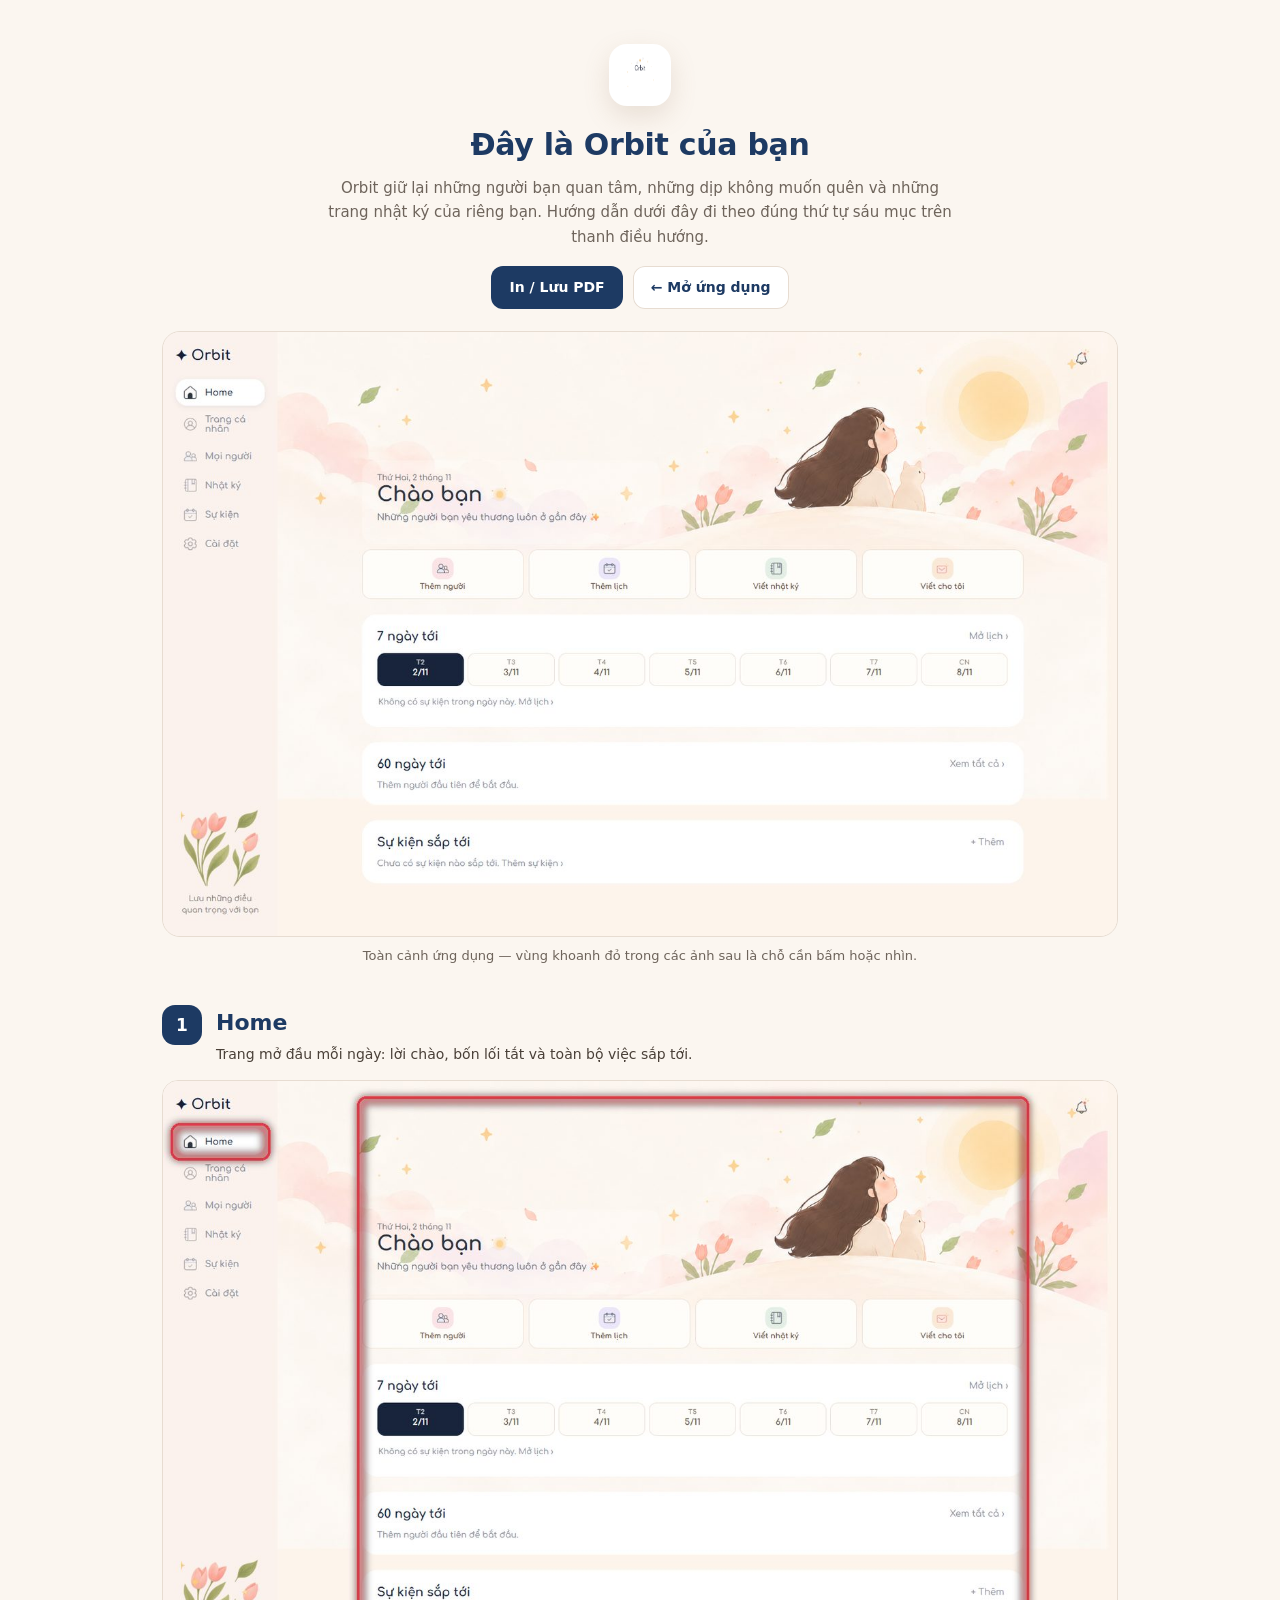
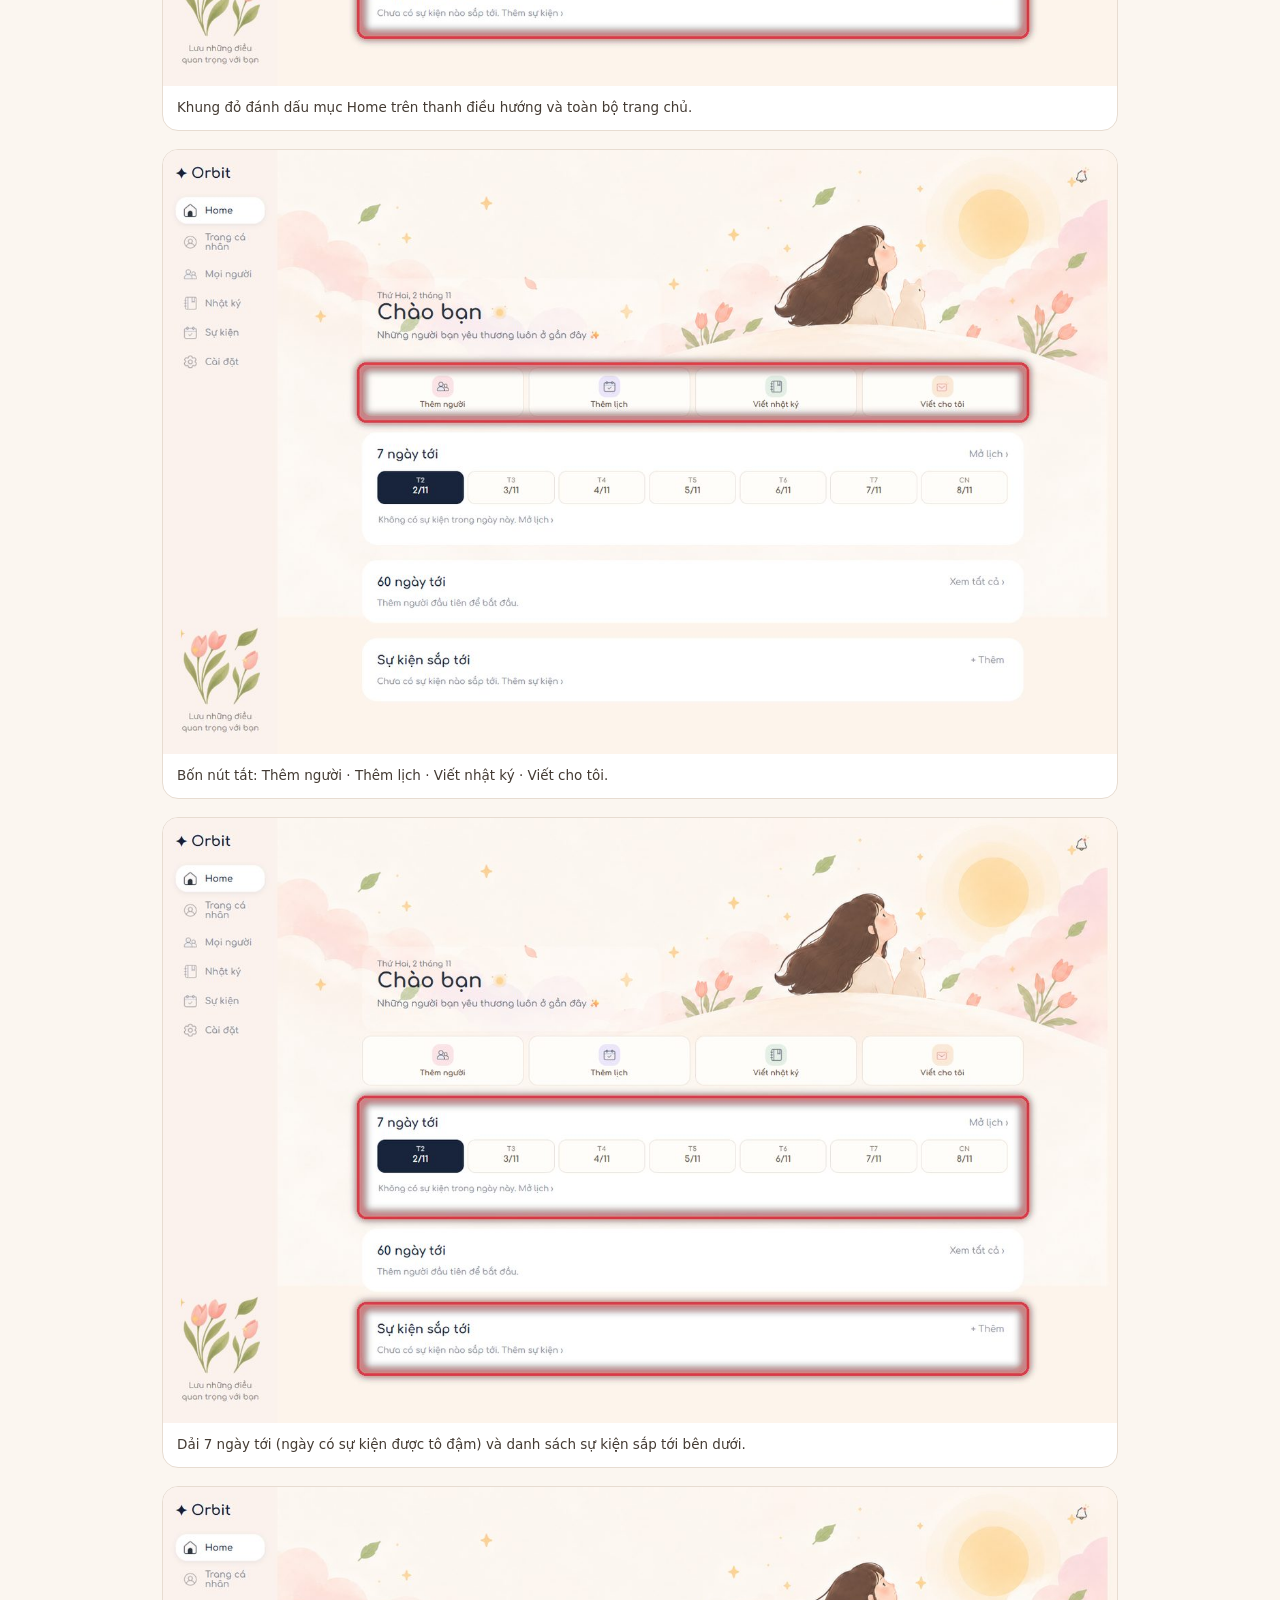
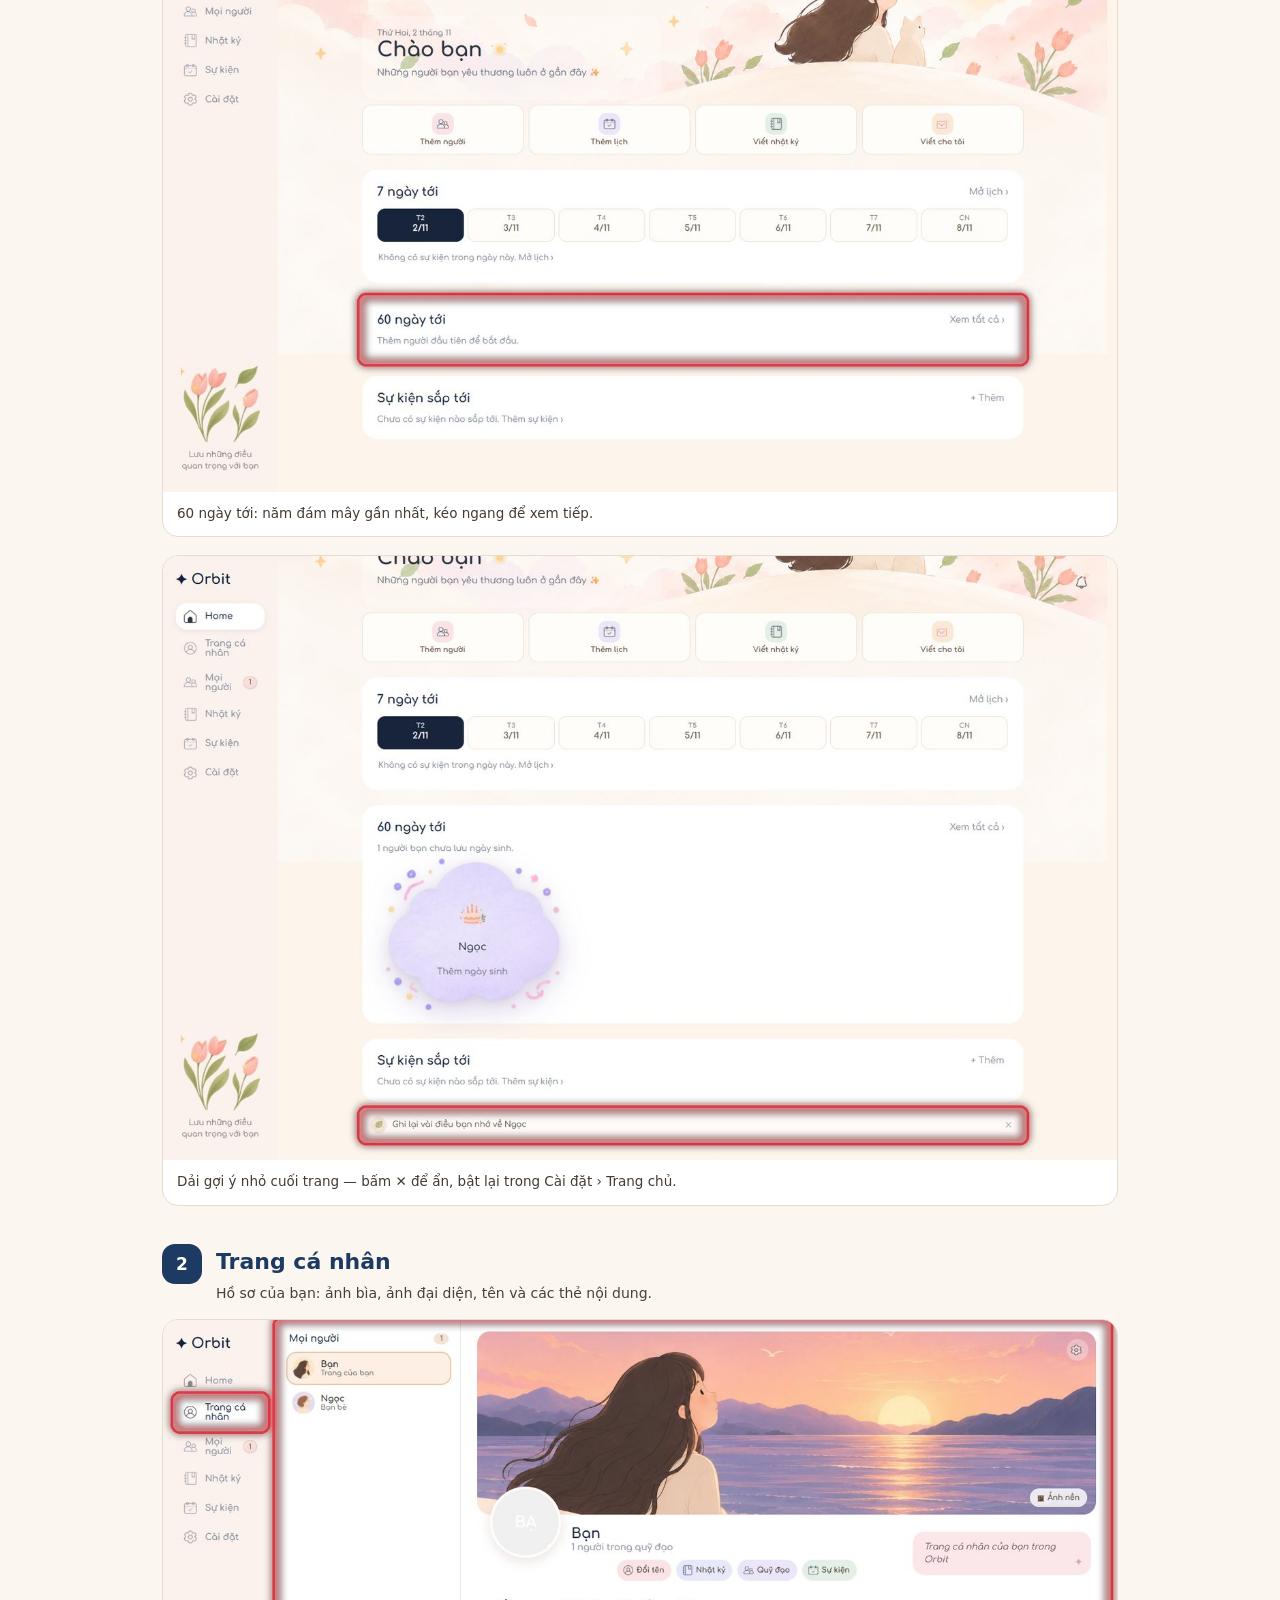
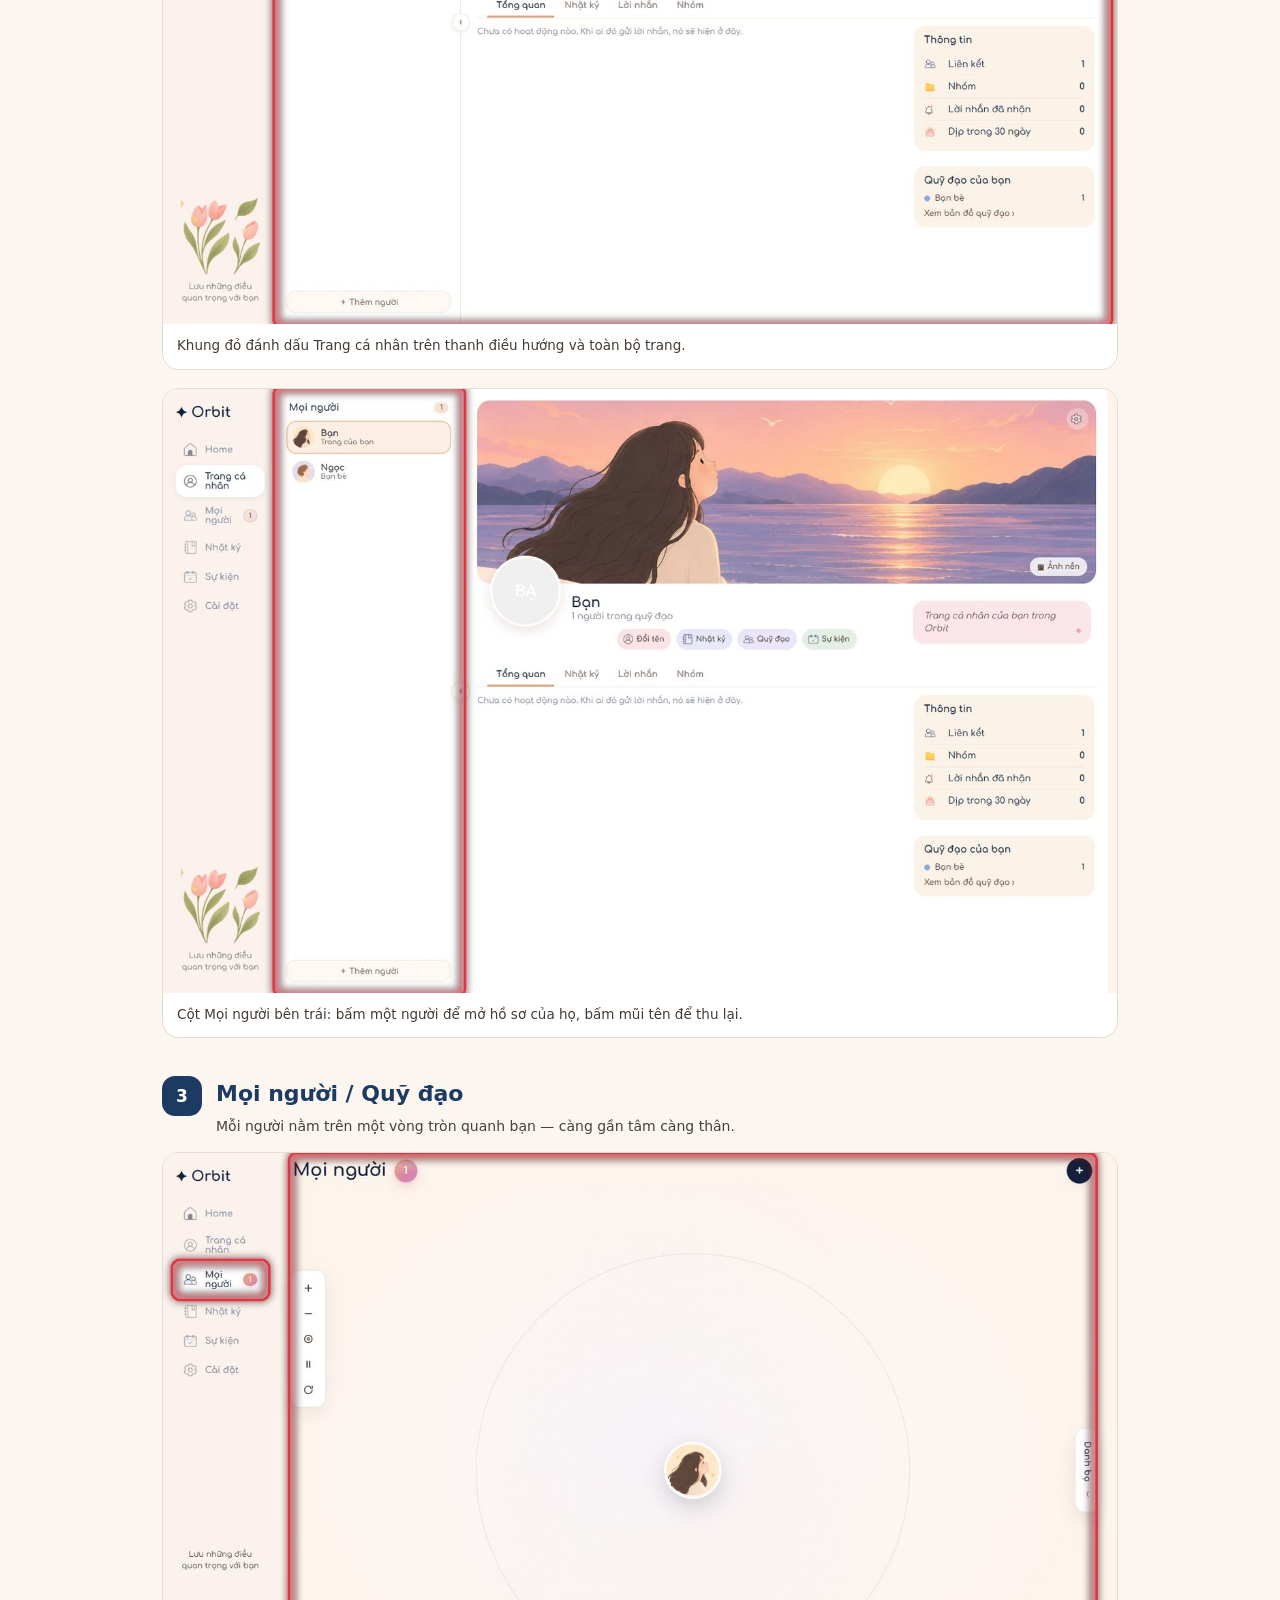
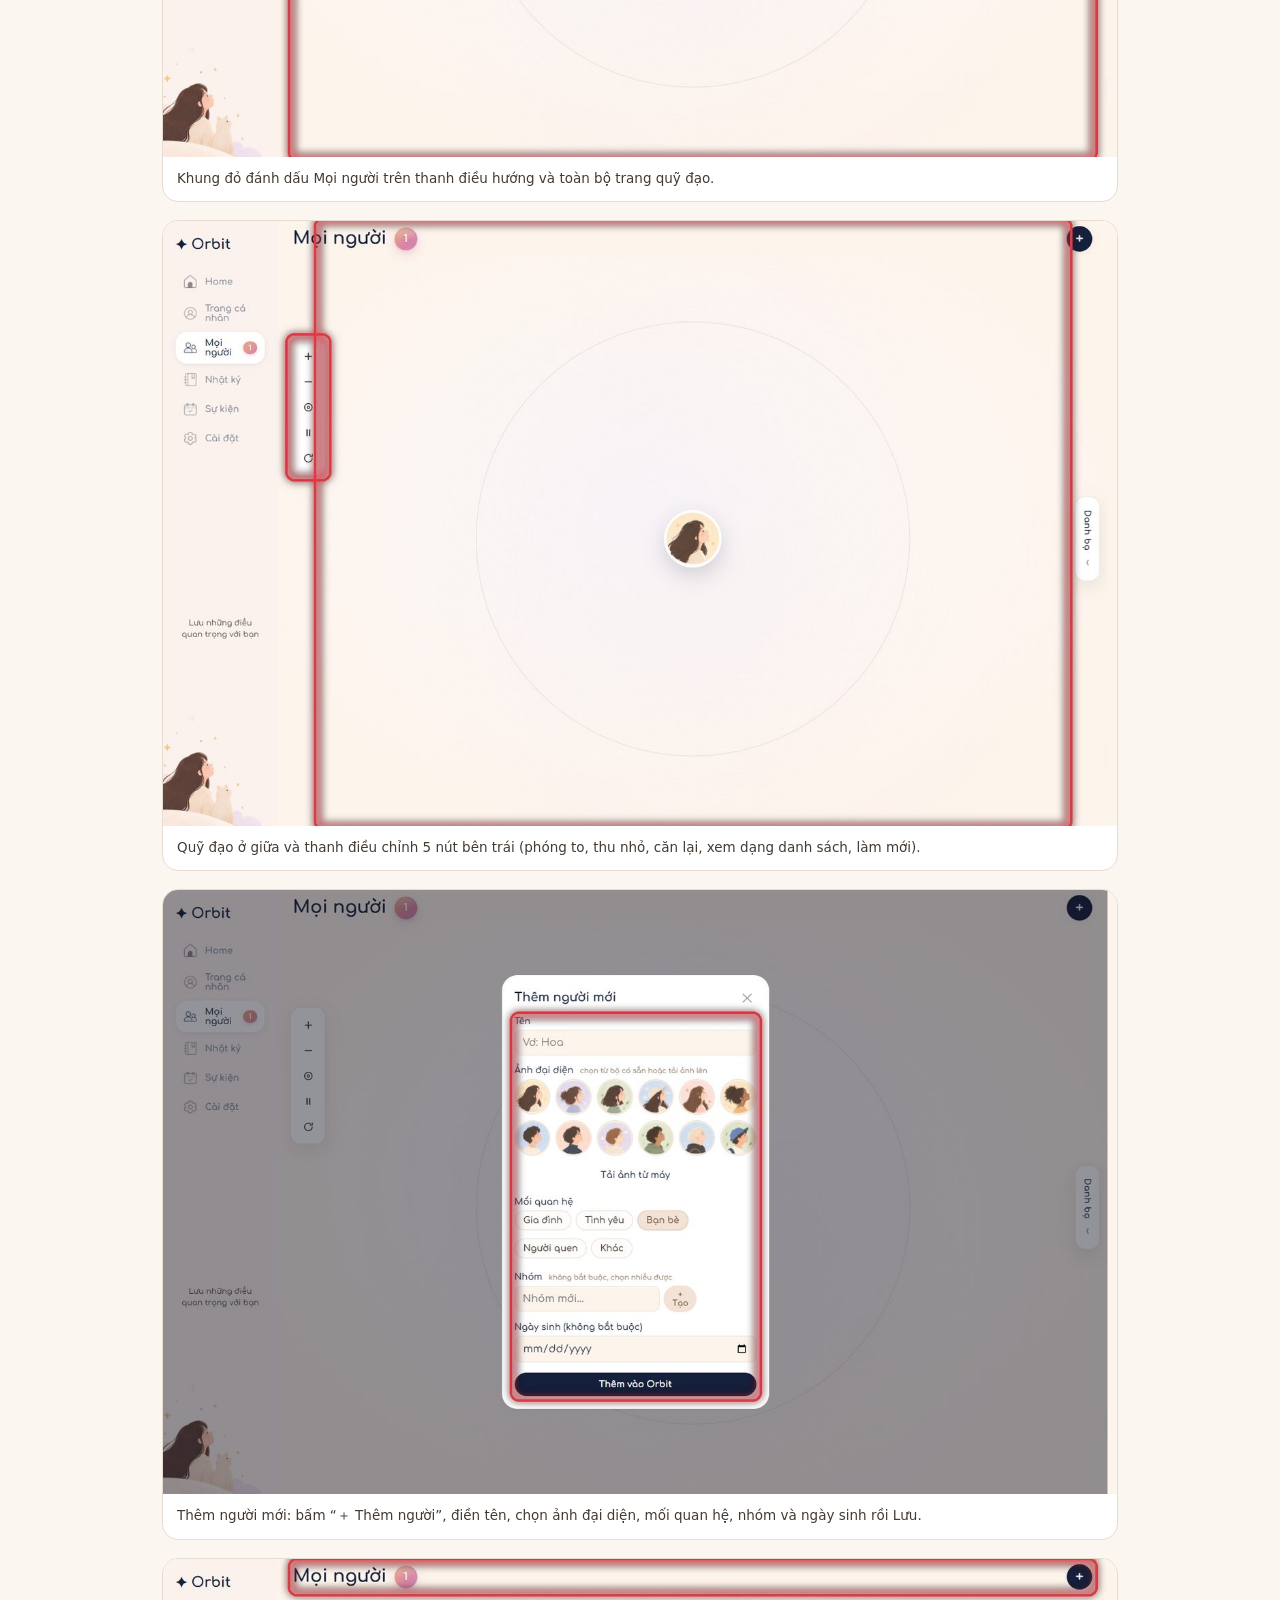
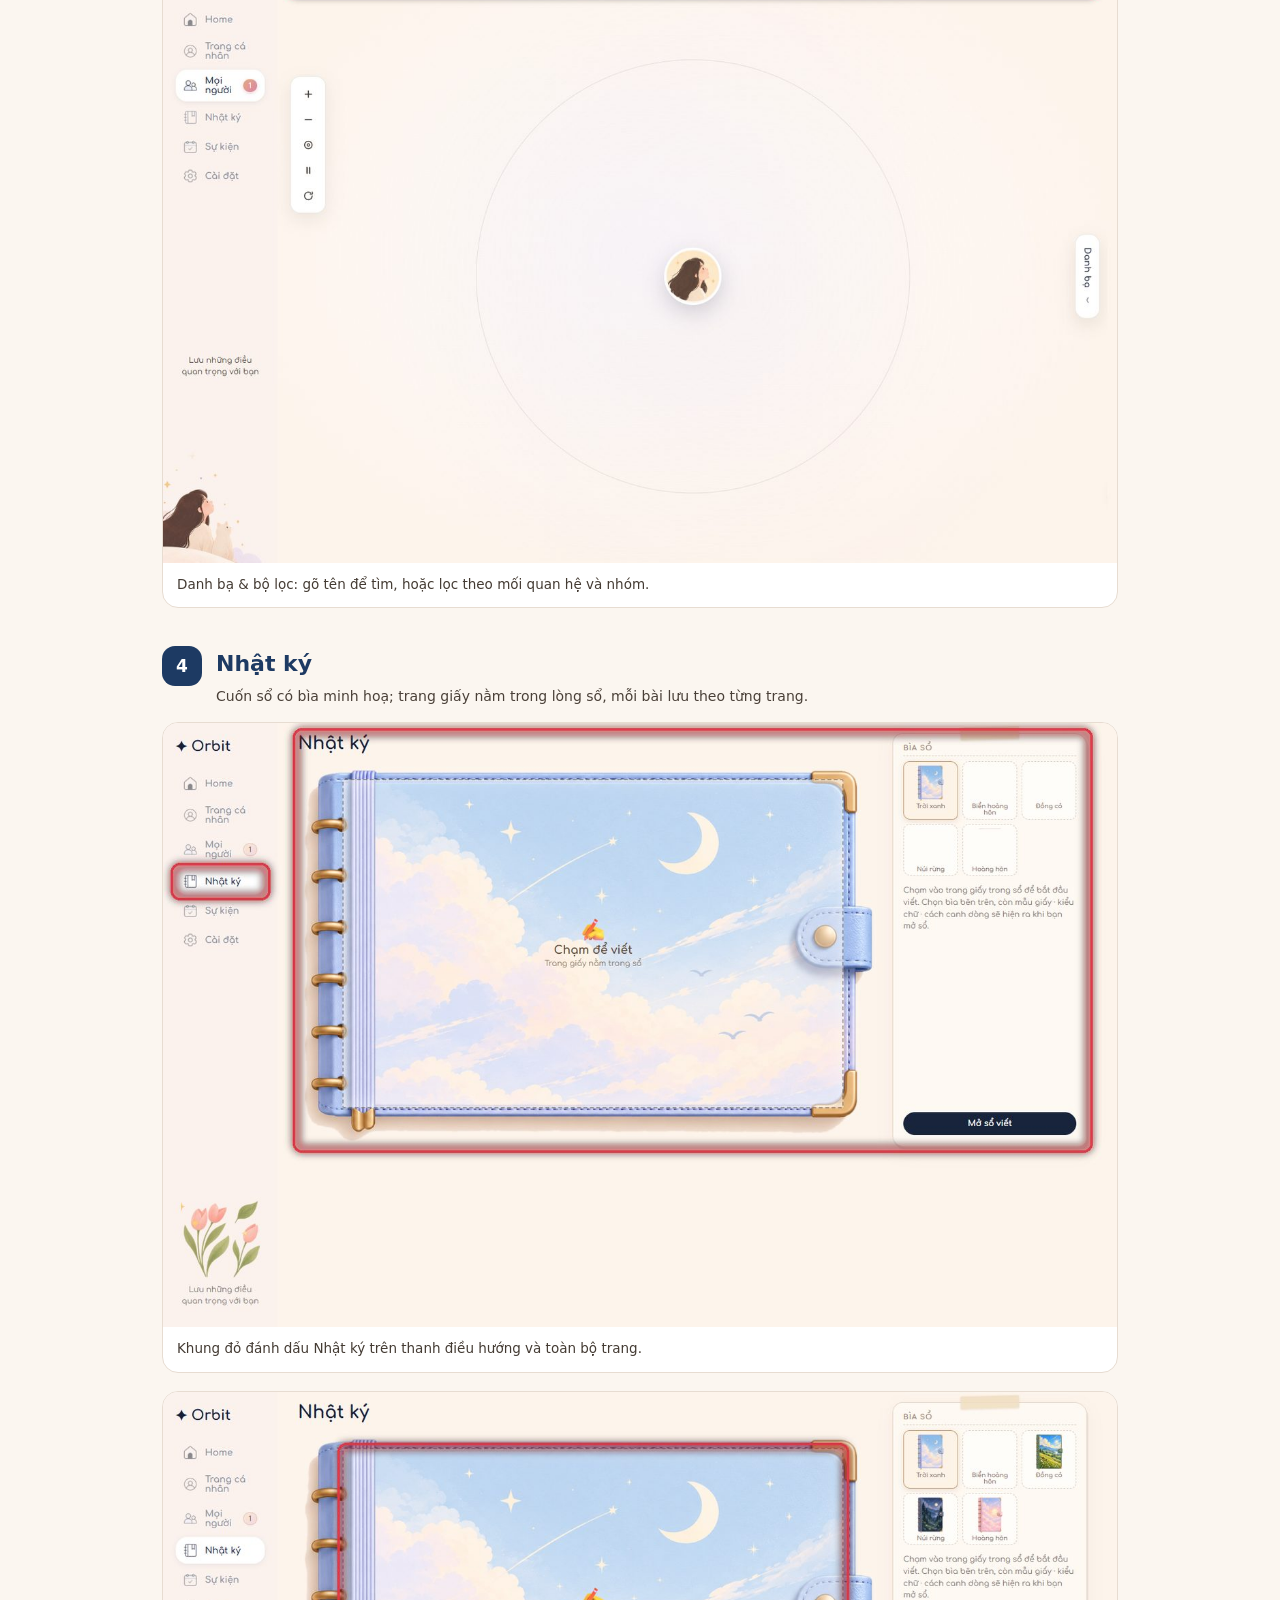
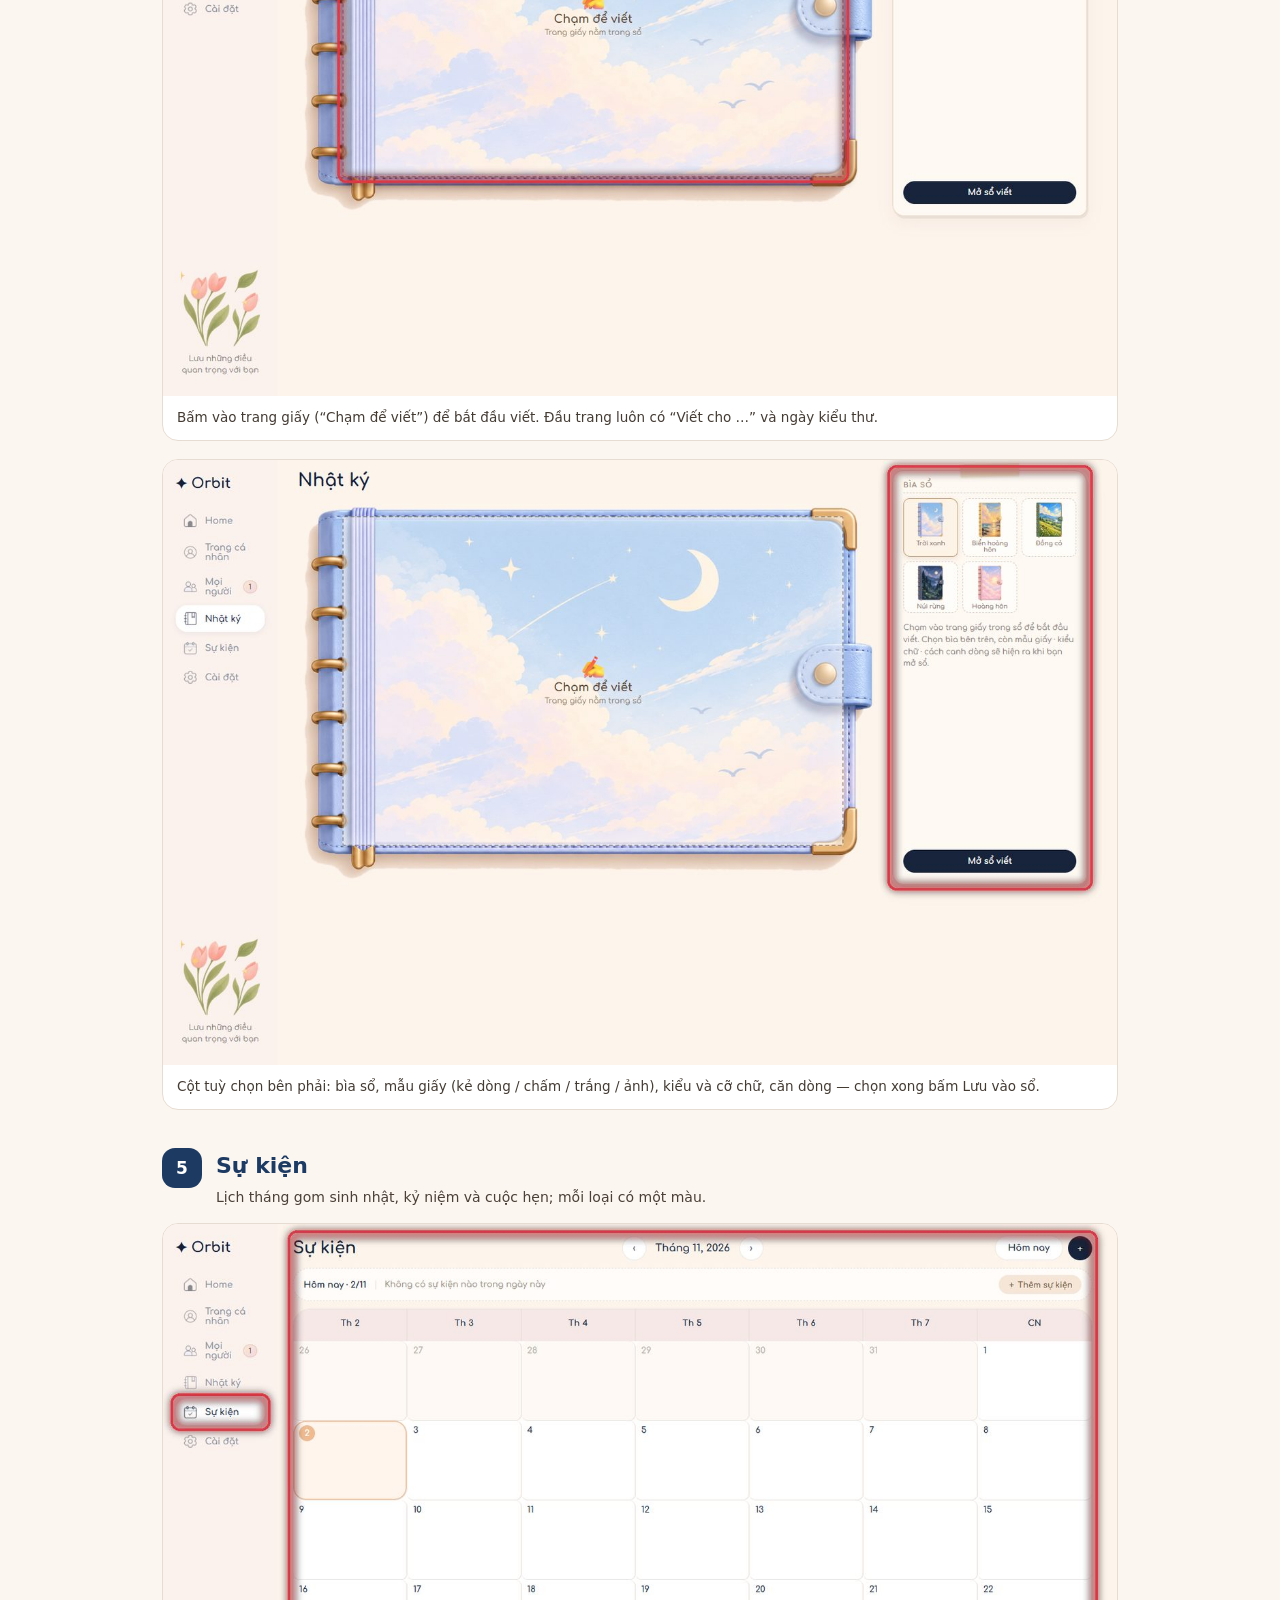
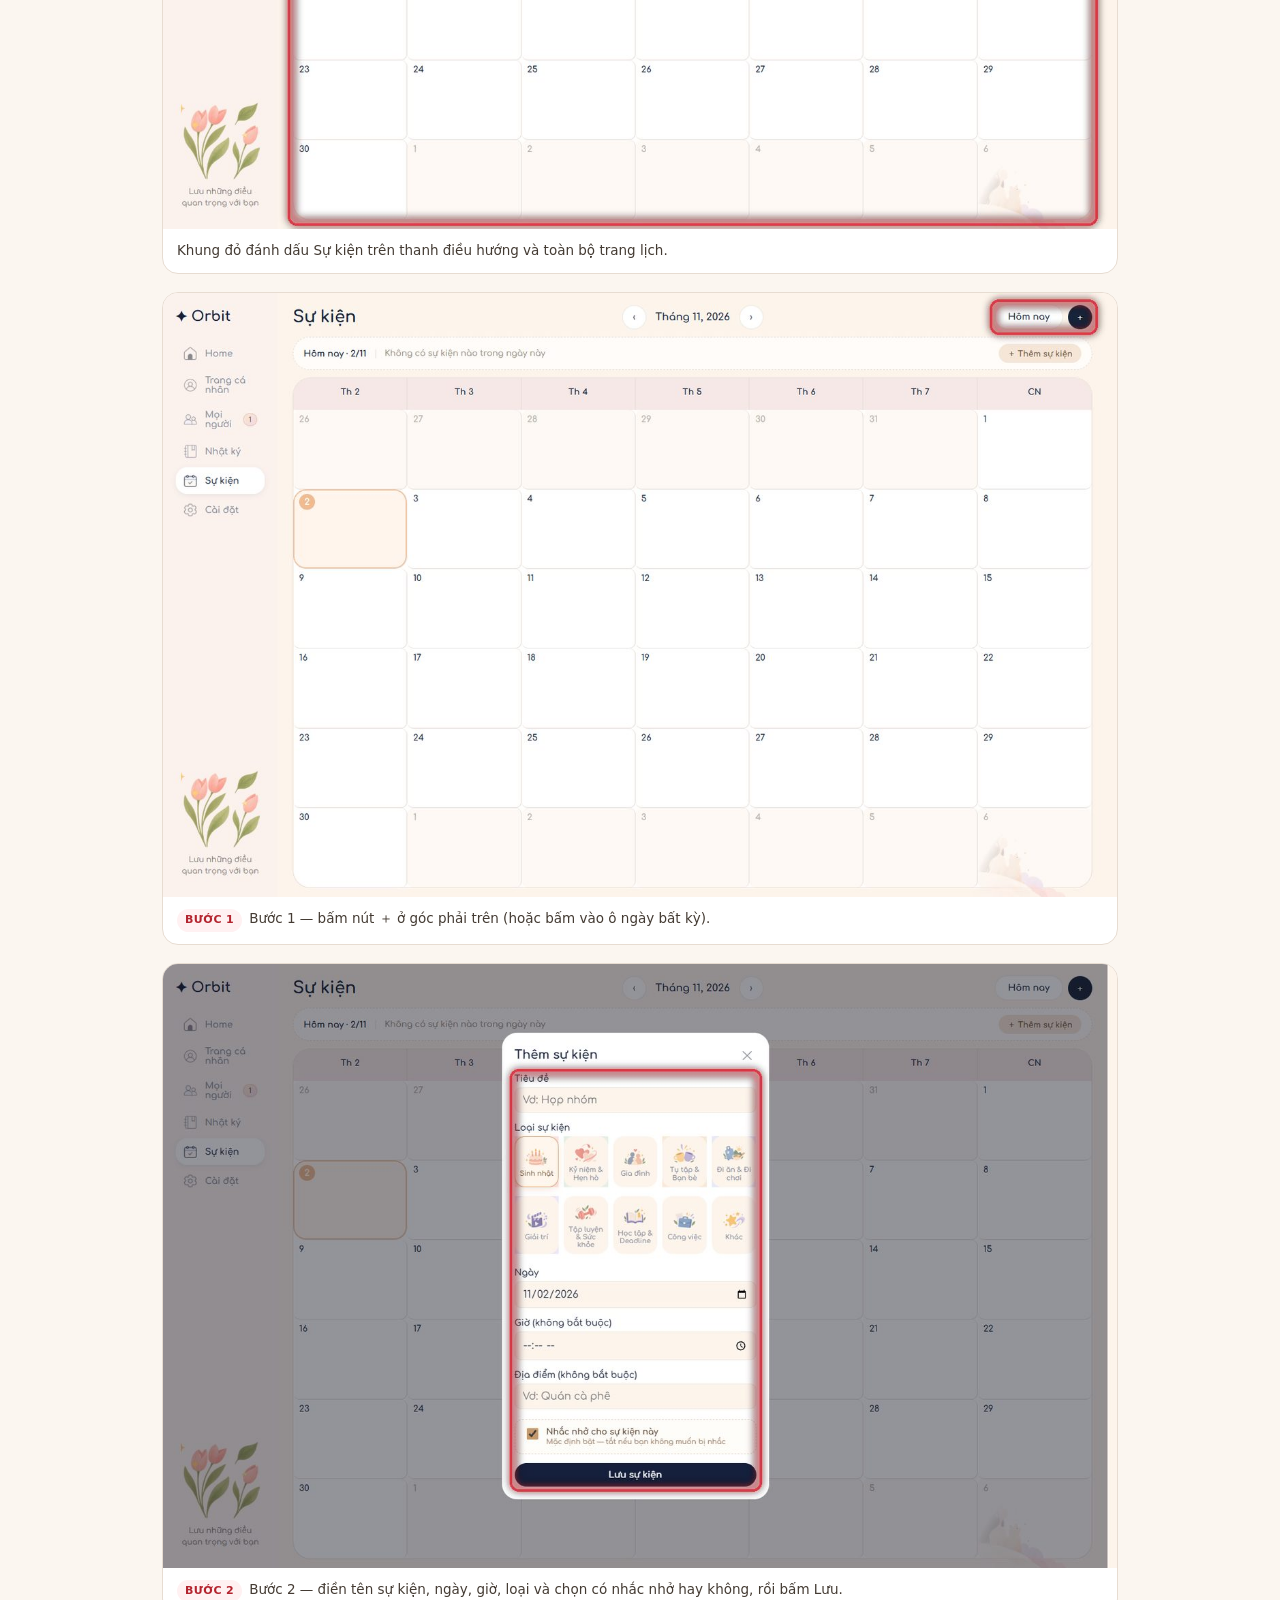
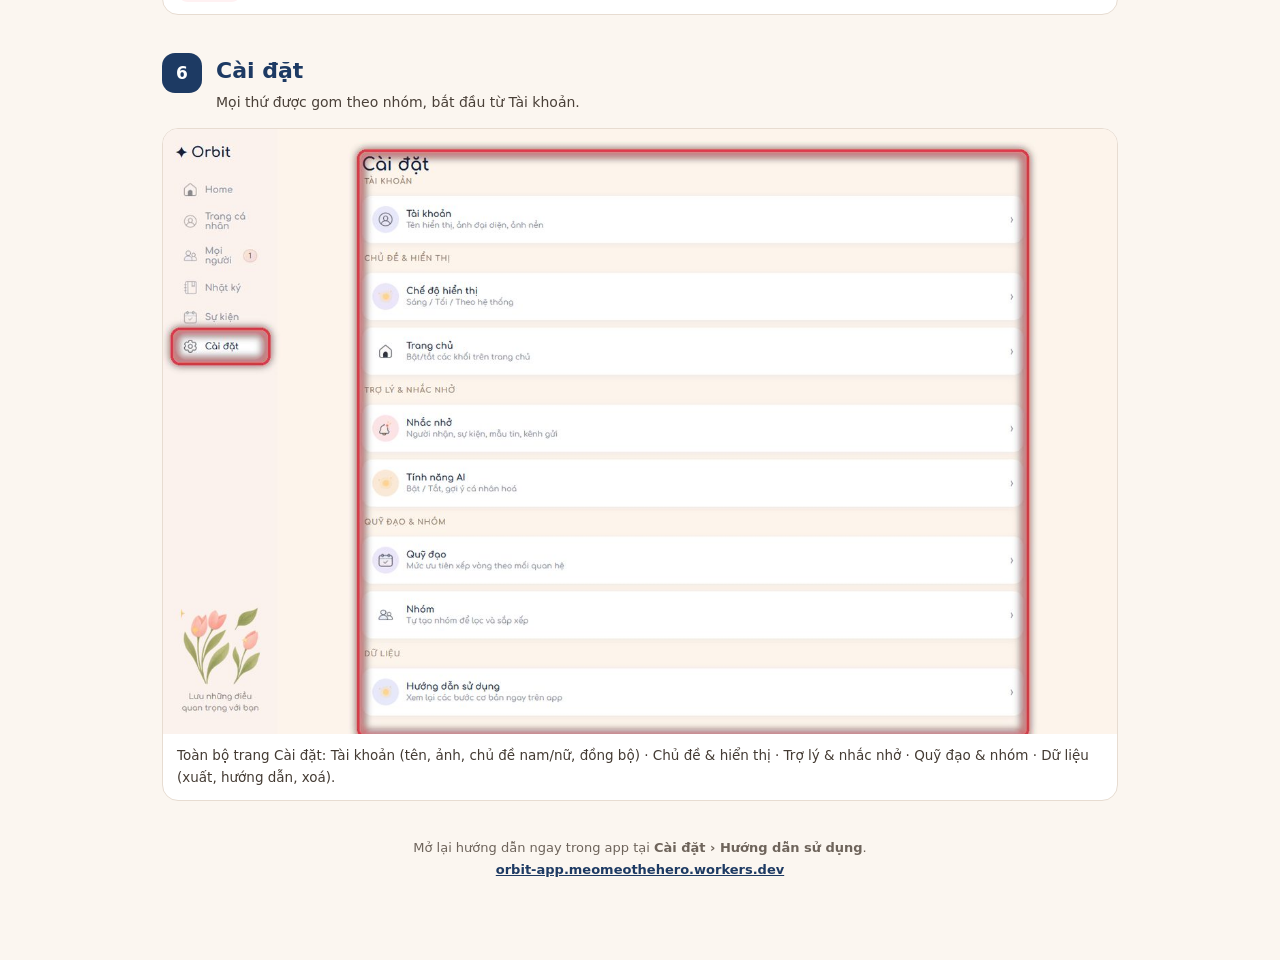
<file: public/huong-dan.html>
<!doctype html>
<html lang="vi">
<head>
<meta charset="utf-8">
<meta name="viewport" content="width=device-width, initial-scale=1">
<title>Hướng dẫn sử dụng Orbit</title>
<style>
  :root { --ink:#2C2A33; --muted:#6E645B; --line:#E7DCD1; --cream:#FBF6F0; --red:#E23744; --navy:#1D3A63; }
  * { box-sizing:border-box; }
  body { margin:0; background:var(--cream); color:var(--ink); line-height:1.65;
    font-family:"Segoe UI",system-ui,-apple-system,"Helvetica Neue",Arial,sans-serif; }
  .wrap { max-width:1000px; margin:0 auto; padding:44px 22px 80px; }
  header { text-align:center; margin-bottom:6px; }
  .logo { width:62px; height:62px; border-radius:18px; background:#fff; display:inline-flex;
    align-items:center; justify-content:center; box-shadow:0 10px 26px rgba(150,116,90,.18); margin-bottom:10px; }
  .logo img { width:38px; height:38px; }
  h1 { font-size:30px; margin:4px 0 6px; color:var(--navy); letter-spacing:-.3px; }
  header .lead { margin:0 auto; max-width:640px; color:var(--muted); font-size:15px; }
  .toolbar { display:flex; gap:10px; justify-content:center; margin:16px 0 4px; }
  .btn { border:0; border-radius:12px; padding:10px 18px; font:inherit; font-weight:700; font-size:14px;
    cursor:pointer; text-decoration:none; display:inline-flex; gap:8px; }
  .btn-primary { background:var(--navy); color:#fff; }
  .btn-ghost { background:#fff; color:var(--navy); box-shadow:inset 0 0 0 1px var(--line); }
  .hero-img { margin:22px 0 8px; border-radius:18px; overflow:hidden; border:1px solid var(--line); background:#fff; }
  .hero-img img { display:block; width:100%; }
  .hero-cap { text-align:center; font-size:13px; color:var(--muted); margin:0 0 8px; }
  .sec { margin:38px 0 0; }
  .sec-head { display:flex; gap:14px; align-items:flex-start; margin-bottom:14px; }
  .num { flex:none; width:40px; height:40px; border-radius:13px; background:var(--navy); color:#fff;
    font-weight:800; font-size:17px; display:flex; align-items:center; justify-content:center; }
  .sec-head h2 { margin:0 0 2px; font-size:22px; color:var(--navy); }
  .sec-head p { margin:0; font-size:14px; color:#4A4038; }
  .shot { margin:0 0 18px; background:#fff; border:1px solid var(--line); border-radius:16px; overflow:hidden; }
  .shot img { display:block; width:100%; }
  .shot figcaption { padding:10px 14px 12px; font-size:13.5px; color:#443B33; }
  .badge { display:inline-block; background:#FFF1F2; color:#B3242F; font-weight:800; font-size:11px;
    letter-spacing:.4px; text-transform:uppercase; padding:2px 8px; border-radius:999px; margin-right:7px; }
  footer { text-align:center; margin-top:36px; font-size:13px; color:var(--muted); }
  footer a { color:var(--navy); font-weight:700; }
  @media print {
    body { background:#fff; }
    .wrap { max-width:none; padding:0 6mm; }
    .toolbar { display:none; }
    .sec { page-break-before: always; page-break-inside: avoid; }
    .shot, .hero-img { page-break-inside: avoid; break-inside: avoid; }
    .shot img, .hero-img img { max-height: 150mm; width: auto; max-width: 100%; margin: 0 auto; }
  }
</style>
</head>
<body>
<div class="wrap">
  <header>
    <div class="logo"><img src="assets/logo-orbit.png" alt="Orbit"></div>
    <h1>Đây là Orbit của bạn</h1>
    <p class="lead">Orbit giữ lại những người bạn quan tâm, những dịp không muốn quên và những trang nhật ký của riêng bạn. Hướng dẫn dưới đây đi theo đúng thứ tự sáu mục trên thanh điều hướng.</p>
    <div class="toolbar">
      <button class="btn btn-primary" onclick="window.print()">In / Lưu PDF</button>
      <a class="btn btn-ghost" href="./">← Mở ứng dụng</a>
    </div>
  </header>

  <figure class="hero-img"><img src="assets/guide/v2/intro.jpg" alt="Toàn cảnh ứng dụng Orbit"></figure>
  <p class="hero-cap">Toàn cảnh ứng dụng — vùng khoanh đỏ trong các ảnh sau là chỗ cần bấm hoặc nhìn.</p>

  
<section class="sec">
  <div class="sec-head"><span class="num">1</span><div><h2>Home</h2><p>Trang mở đầu mỗi ngày: lời chào, bốn lối tắt và toàn bộ việc sắp tới.</p></div></div>
  <figure class="shot">
  <img src="assets/guide/v2/home-full.jpg" alt="Khung đỏ đánh dấu mục Home trên thanh điều hướng và toàn bộ trang chủ.">
  <figcaption>Khung đỏ đánh dấu mục Home trên thanh điều hướng và toàn bộ trang chủ.</figcaption>
</figure><figure class="shot">
  <img src="assets/guide/v2/home-quick.jpg" alt="Bốn nút tắt: Thêm người · Thêm lịch · Viết nhật ký · Viết cho tôi.">
  <figcaption>Bốn nút tắt: Thêm người · Thêm lịch · Viết nhật ký · Viết cho tôi.</figcaption>
</figure><figure class="shot">
  <img src="assets/guide/v2/home-week.jpg" alt="Dải 7 ngày tới (ngày có sự kiện được tô đậm) và danh sách sự kiện sắp tới bên dưới.">
  <figcaption>Dải 7 ngày tới (ngày có sự kiện được tô đậm) và danh sách sự kiện sắp tới bên dưới.</figcaption>
</figure><figure class="shot">
  <img src="assets/guide/v2/home-60.jpg" alt="60 ngày tới: năm đám mây gần nhất, kéo ngang để xem tiếp.">
  <figcaption>60 ngày tới: năm đám mây gần nhất, kéo ngang để xem tiếp.</figcaption>
</figure><figure class="shot">
  <img src="assets/guide/v2/home-suggest.jpg" alt="Dải gợi ý nhỏ cuối trang — bấm ✕ để ẩn, bật lại trong Cài đặt › Trang chủ.">
  <figcaption>Dải gợi ý nhỏ cuối trang — bấm ✕ để ẩn, bật lại trong Cài đặt › Trang chủ.</figcaption>
</figure>
</section>
<section class="sec">
  <div class="sec-head"><span class="num">2</span><div><h2>Trang cá nhân</h2><p>Hồ sơ của bạn: ảnh bìa, ảnh đại diện, tên và các thẻ nội dung.</p></div></div>
  <figure class="shot">
  <img src="assets/guide/v2/me-full.jpg" alt="Khung đỏ đánh dấu Trang cá nhân trên thanh điều hướng và toàn bộ trang.">
  <figcaption>Khung đỏ đánh dấu Trang cá nhân trên thanh điều hướng và toàn bộ trang.</figcaption>
</figure><figure class="shot">
  <img src="assets/guide/v2/me-side.jpg" alt="Cột Mọi người bên trái: bấm một người để mở hồ sơ của họ, bấm mũi tên để thu lại.">
  <figcaption>Cột Mọi người bên trái: bấm một người để mở hồ sơ của họ, bấm mũi tên để thu lại.</figcaption>
</figure>
</section>
<section class="sec">
  <div class="sec-head"><span class="num">3</span><div><h2>Mọi người / Quỹ đạo</h2><p>Mỗi người nằm trên một vòng tròn quanh bạn — càng gần tâm càng thân.</p></div></div>
  <figure class="shot">
  <img src="assets/guide/v2/people-full.jpg" alt="Khung đỏ đánh dấu Mọi người trên thanh điều hướng và toàn bộ trang quỹ đạo.">
  <figcaption>Khung đỏ đánh dấu Mọi người trên thanh điều hướng và toàn bộ trang quỹ đạo.</figcaption>
</figure><figure class="shot">
  <img src="assets/guide/v2/people-orbit.jpg" alt="Quỹ đạo ở giữa và thanh điều chỉnh 5 nút bên trái (phóng to, thu nhỏ, căn lại, xem dạng danh sách, làm mới).">
  <figcaption>Quỹ đạo ở giữa và thanh điều chỉnh 5 nút bên trái (phóng to, thu nhỏ, căn lại, xem dạng danh sách, làm mới).</figcaption>
</figure><figure class="shot">
  <img src="assets/guide/v2/people-add.jpg" alt="Thêm người mới: bấm “＋ Thêm người”, điền tên, chọn ảnh đại diện, mối quan hệ, nhóm và ngày sinh rồi Lưu.">
  <figcaption>Thêm người mới: bấm “＋ Thêm người”, điền tên, chọn ảnh đại diện, mối quan hệ, nhóm và ngày sinh rồi Lưu.</figcaption>
</figure><figure class="shot">
  <img src="assets/guide/v2/people-list.jpg" alt="Danh bạ & bộ lọc: gõ tên để tìm, hoặc lọc theo mối quan hệ và nhóm.">
  <figcaption>Danh bạ & bộ lọc: gõ tên để tìm, hoặc lọc theo mối quan hệ và nhóm.</figcaption>
</figure>
</section>
<section class="sec">
  <div class="sec-head"><span class="num">4</span><div><h2>Nhật ký</h2><p>Cuốn sổ có bìa minh hoạ; trang giấy nằm trong lòng sổ, mỗi bài lưu theo từng trang.</p></div></div>
  <figure class="shot">
  <img src="assets/guide/v2/diary-full.jpg" alt="Khung đỏ đánh dấu Nhật ký trên thanh điều hướng và toàn bộ trang.">
  <figcaption>Khung đỏ đánh dấu Nhật ký trên thanh điều hướng và toàn bộ trang.</figcaption>
</figure><figure class="shot">
  <img src="assets/guide/v2/diary-write.jpg" alt="Bấm vào trang giấy (“Chạm để viết”) để bắt đầu viết. Đầu trang luôn có “Viết cho …” và ngày kiểu thư.">
  <figcaption>Bấm vào trang giấy (“Chạm để viết”) để bắt đầu viết. Đầu trang luôn có “Viết cho …” và ngày kiểu thư.</figcaption>
</figure><figure class="shot">
  <img src="assets/guide/v2/diary-panel.jpg" alt="Cột tuỳ chọn bên phải: bìa sổ, mẫu giấy (kẻ dòng / chấm / trắng / ảnh), kiểu và cỡ chữ, căn dòng — chọn xong bấm Lưu vào sổ.">
  <figcaption>Cột tuỳ chọn bên phải: bìa sổ, mẫu giấy (kẻ dòng / chấm / trắng / ảnh), kiểu và cỡ chữ, căn dòng — chọn xong bấm Lưu vào sổ.</figcaption>
</figure>
</section>
<section class="sec">
  <div class="sec-head"><span class="num">5</span><div><h2>Sự kiện</h2><p>Lịch tháng gom sinh nhật, kỷ niệm và cuộc hẹn; mỗi loại có một màu.</p></div></div>
  <figure class="shot">
  <img src="assets/guide/v2/cal-full.jpg" alt="Khung đỏ đánh dấu Sự kiện trên thanh điều hướng và toàn bộ trang lịch.">
  <figcaption>Khung đỏ đánh dấu Sự kiện trên thanh điều hướng và toàn bộ trang lịch.</figcaption>
</figure><figure class="shot">
  <img src="assets/guide/v2/cal-add1.jpg" alt="Bước 1 — bấm nút ＋ ở góc phải trên (hoặc bấm vào ô ngày bất kỳ).">
  <figcaption><span class="badge">Bước 1</span>Bước 1 — bấm nút ＋ ở góc phải trên (hoặc bấm vào ô ngày bất kỳ).</figcaption>
</figure><figure class="shot">
  <img src="assets/guide/v2/cal-add2.jpg" alt="Bước 2 — điền tên sự kiện, ngày, giờ, loại và chọn có nhắc nhở hay không, rồi bấm Lưu.">
  <figcaption><span class="badge">Bước 2</span>Bước 2 — điền tên sự kiện, ngày, giờ, loại và chọn có nhắc nhở hay không, rồi bấm Lưu.</figcaption>
</figure>
</section>
<section class="sec">
  <div class="sec-head"><span class="num">6</span><div><h2>Cài đặt</h2><p>Mọi thứ được gom theo nhóm, bắt đầu từ Tài khoản.</p></div></div>
  <figure class="shot">
  <img src="assets/guide/v2/settings-full.jpg" alt="Toàn bộ trang Cài đặt: Tài khoản (tên, ảnh, chủ đề nam/nữ, đồng bộ) · Chủ đề & hiển thị · Trợ lý & nhắc nhở · Quỹ đạo & nhóm · Dữ liệu (xuất, hướng dẫn, xoá).">
  <figcaption>Toàn bộ trang Cài đặt: Tài khoản (tên, ảnh, chủ đề nam/nữ, đồng bộ) · Chủ đề & hiển thị · Trợ lý & nhắc nhở · Quỹ đạo & nhóm · Dữ liệu (xuất, hướng dẫn, xoá).</figcaption>
</figure>
</section>

  <footer>Mở lại hướng dẫn ngay trong app tại <b>Cài đặt › Hướng dẫn sử dụng</b>.<br>
  <a href="./">orbit-app.meomeothehero.workers.dev</a></footer>
</div>
</body>
</html>
</file>
